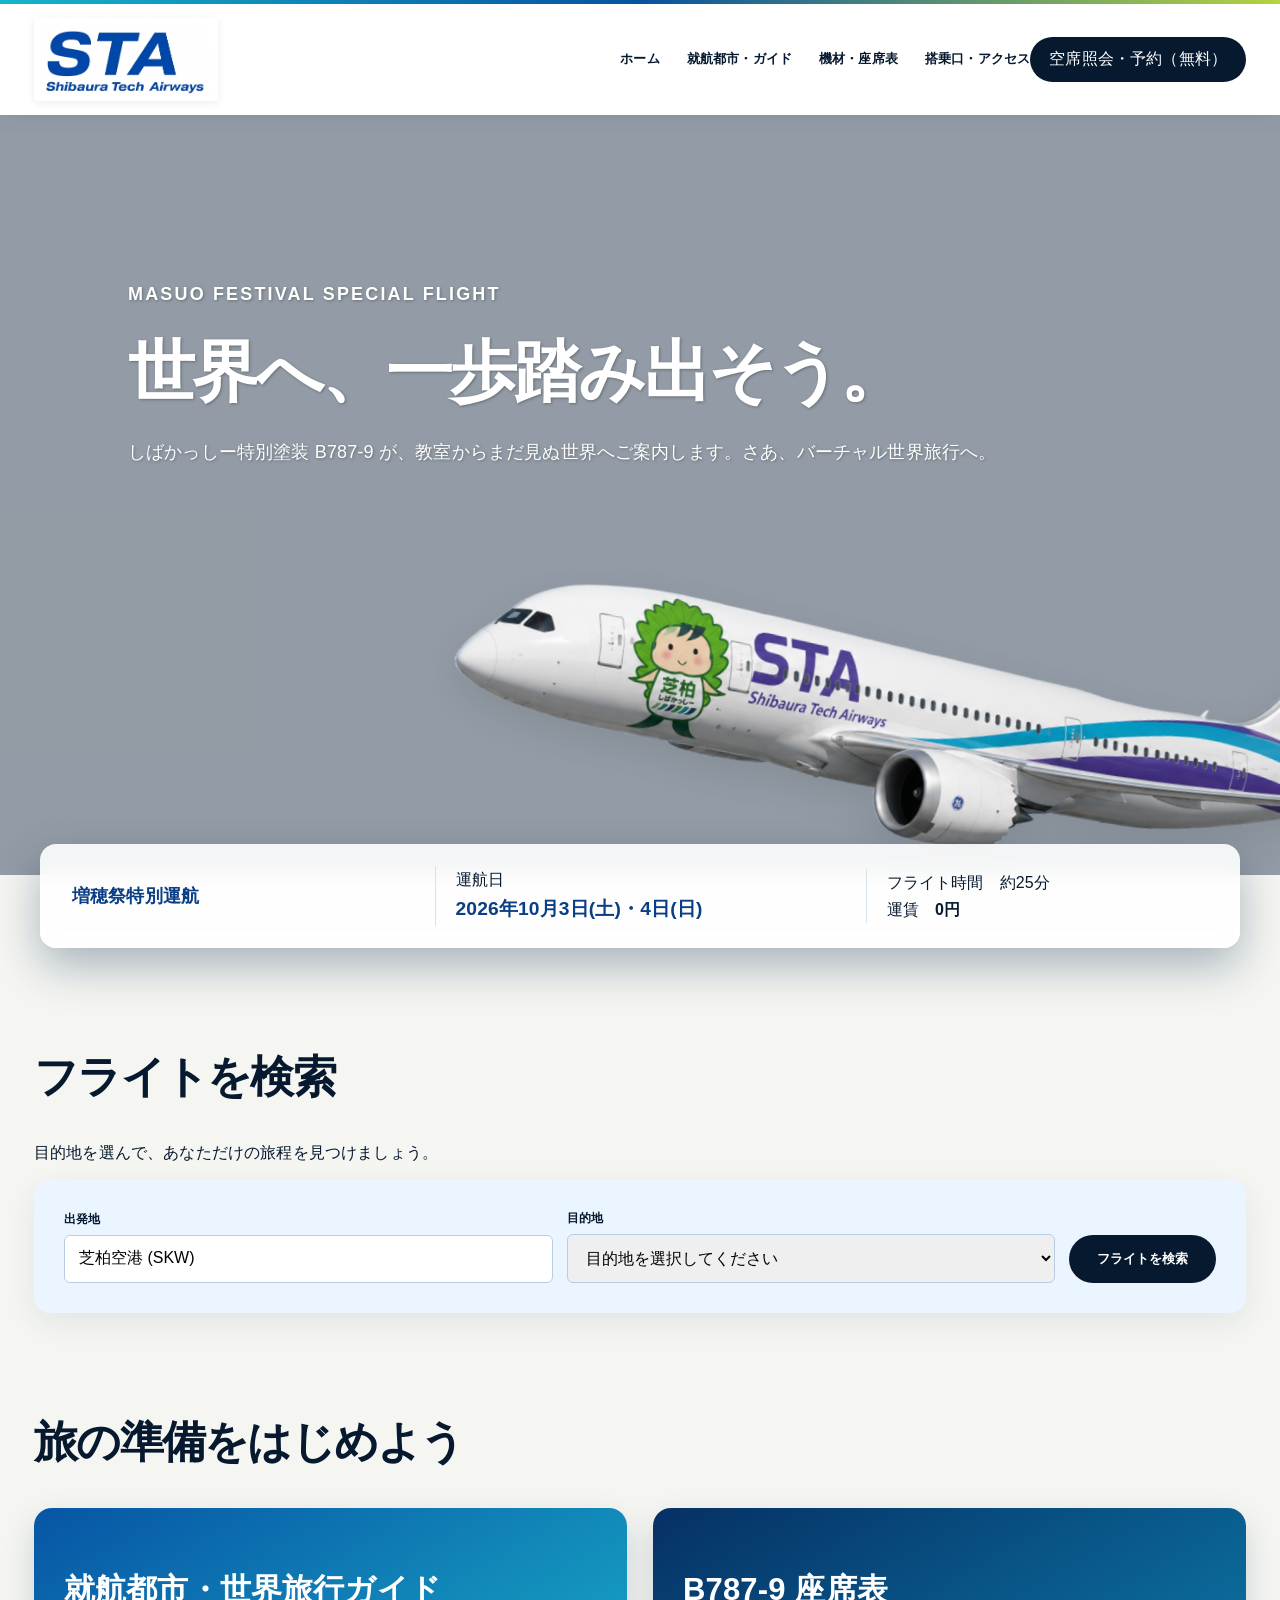
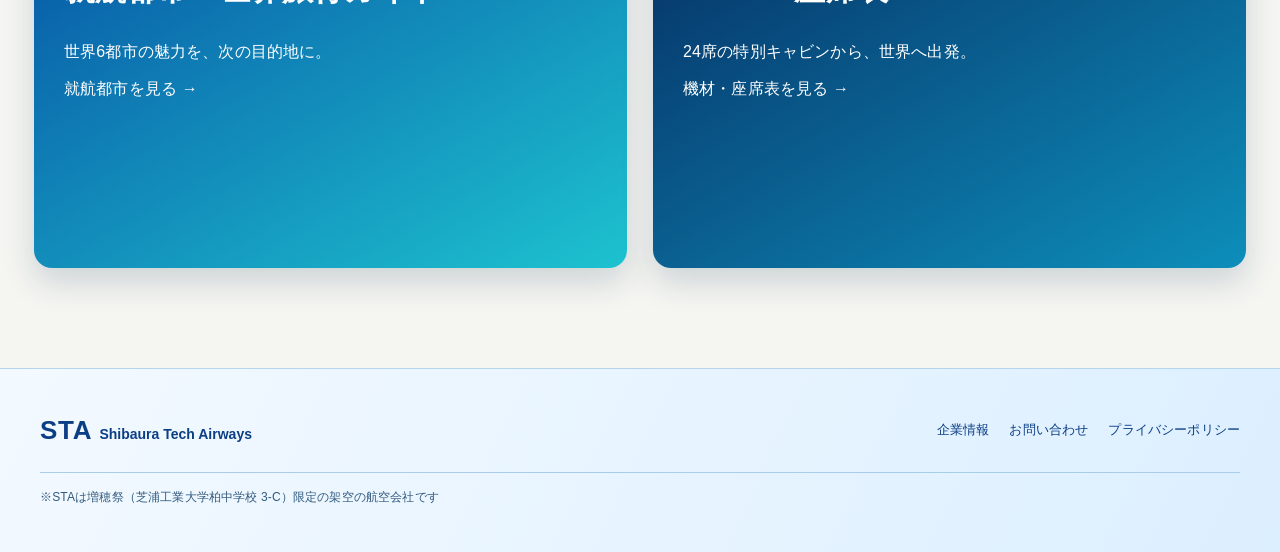
<file: index.html>
<!doctype html>
<html lang="ja">
<head>
  <meta charset="utf-8">
  <meta name="viewport" content="width=device-width, initial-scale=1">
  <title>STA Shibaura Tech Airways | 世界へ、一歩踏み出そう。</title>
  <link rel="stylesheet" href="portal.css">
  <script src="portal.js" defer></script>
</head>
<body>
  <div class="topline"></div>
  <header><div class="head">
    <a class="logo" href="index.html"><img src="assets/stalogo-blue.png" alt="STA Shibaura Tech Airways"></a>
    <nav><a href="index.html">ホーム</a><a href="destinations.html">就航都市・ガイド</a><a href="seatmap.html">機材・座席表</a><a href="access.html">搭乗口・アクセス</a><a class="reserve" href="https://hisaki-akira.github.io/ticket-system/">空席照会・予約（無料）</a></nav>
  </div></header>
  <main>
    <section class="hero">
      <div class="plane"><img src="assets/airplane2.png" alt="しばかっしー特別塗装機 STA B787-9"></div>
      <div class="hero-content"><p class="eyebrow">MASUO FESTIVAL SPECIAL FLIGHT</p><h1>世界へ、一歩踏み出そう。</h1><p>しばかっしー特別塗装 B787-9 が、教室からまだ見ぬ世界へご案内します。さあ、バーチャル世界旅行へ。</p></div>
    </section>
    <section class="notice"><a class="festival-link" href="masuho-sai.html">増穂祭特別運航</a><div class="cell">運航日<br><b class="operation-date">2026年10月3日(土)・4日(日)</b></div><div class="cell">フライト時間　約25分<br>運賃　<b>0円</b></div></section>
    <section class="section"><h2>フライトを検索</h2><p>目的地を選んで、あなただけの旅程を見つけましょう。</p><form class="search" action="https://hisaki-akira.github.io/ticket-system/"><div class="field"><label>出発地</label><input value="芝柏空港 (SKW)" readonly></div><div class="field"><label>目的地</label><select name="destination"><option>目的地を選択してください</option><option>オークランド</option><option>クライストチャーチ</option><option>ニューヨーク</option><option>ロンドン</option><option>バンクーバー</option><option>シドニー</option></select></div><button type="submit">フライトを検索</button></form></section>
    <section class="section"><h2>旅の準備をはじめよう</h2><div class="cards"><a class="card" href="destinations.html"><h3>就航都市・世界旅行ガイド</h3><p>世界6都市の魅力を、次の目的地に。</p><span>就航都市を見る →</span></a><a class="card" href="seatmap.html"><h3>B787-9 座席表</h3><p>24席の特別キャビンから、世界へ出発。</p><span>機材・座席表を見る →</span></a></div></section>
  </main>
  <footer><div class="footer-inner"><div class="footer-brand">STA <span>Shibaura Tech Airways</span></div><nav class="footer-nav"><a href="#">企業情報</a><a href="#">お問い合わせ</a><a href="#">プライバシーポリシー</a></nav><p>※STAは増穂祭（芝浦工業大学柏中学校 3-C）限定の架空の航空会社です</p></div></footer>
</body>
</html>
</file>
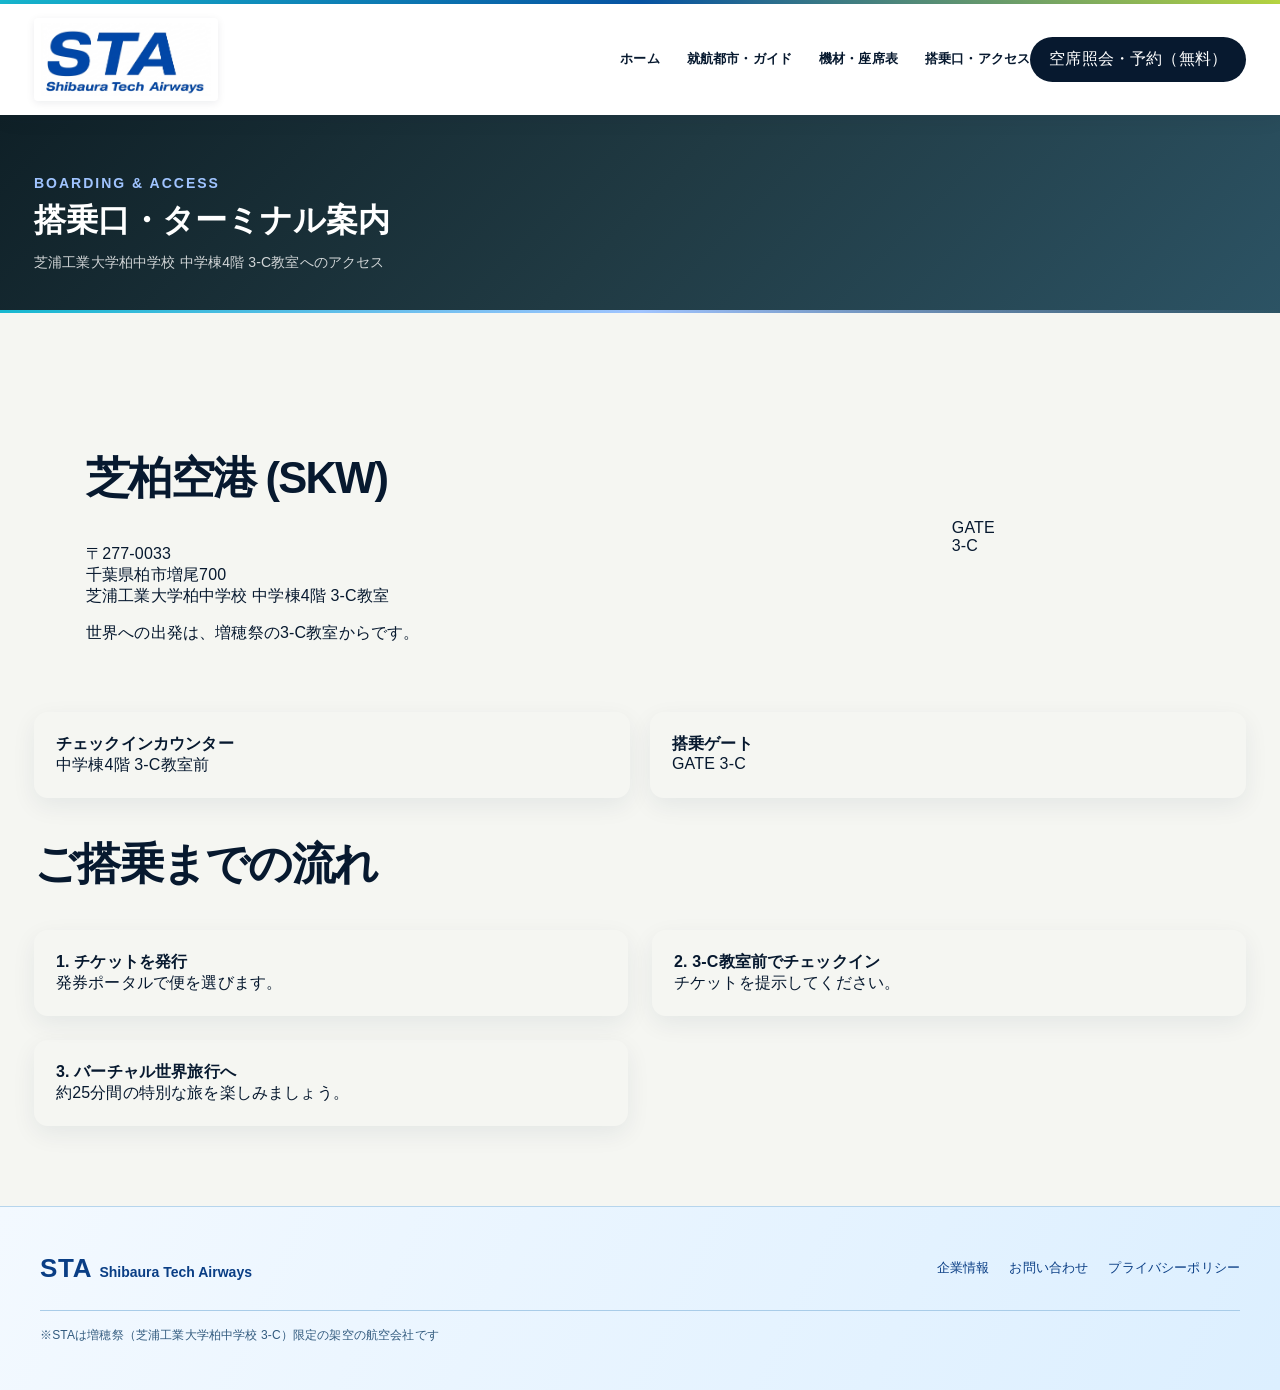
<file: access.html>
<!doctype html>
<html lang="ja"><head><meta charset="utf-8"><meta name="viewport" content="width=device-width, initial-scale=1"><title>搭乗口・アクセス | STA</title><link rel="stylesheet" href="portal.css"><script src="portal.js" defer></script></head>
<body><div class="top"></div><header><div class="head"><a class="logo" href="index.html"><img src="assets/stalogo-blue.png" alt="STA Shibaura Tech Airways"></a><nav><a href="index.html">ホーム</a><a href="destinations.html">就航都市・ガイド</a><a href="seatmap.html">機材・座席表</a><a href="access.html">搭乗口・アクセス</a><a class="reserve" href="https://hisaki-akira.github.io/ticket-system/">空席照会・予約（無料）</a></nav></div></header>
<section class="page-header"><div class="container"><p class="page-category">BOARDING &amp; ACCESS</p><h1 class="page-title">搭乗口・ターミナル案内</h1><p class="page-subtitle">芝浦工業大学柏中学校 中学棟4階 3-C教室へのアクセス</p></div></section>
<main class="main"><section class="hub"><div class="text"><h2>芝柏空港 (SKW)</h2><p>〒277-0033<br>千葉県柏市増尾700<br>芝浦工業大学柏中学校 中学棟4階 3-C教室</p><p>世界への出発は、増穂祭の3-C教室からです。</p></div><div class="visual">GATE<br>3-C</div></section><section class="info"><div class="box"><b>チェックインカウンター</b><br>中学棟4階 3-C教室前</div><div class="box"><b>搭乗ゲート</b><br>GATE 3-C</div></section><section><h2>ご搭乗までの流れ</h2><div class="steps"><div class="step"><b>1. チケットを発行</b><br>発券ポータルで便を選びます。</div><div class="step"><b>2. 3-C教室前でチェックイン</b><br>チケットを提示してください。</div><div class="step"><b>3. バーチャル世界旅行へ</b><br>約25分間の特別な旅を楽しみましょう。</div></div></section></main><footer><div class="footer-inner"><div class="footer-brand">STA <span>Shibaura Tech Airways</span></div><nav class="footer-nav"><a href="#">企業情報</a><a href="#">お問い合わせ</a><a href="#">プライバシーポリシー</a></nav><p>※STAは増穂祭（芝浦工業大学柏中学校 3-C）限定の架空の航空会社です</p></div></footer></body></html>
</file>
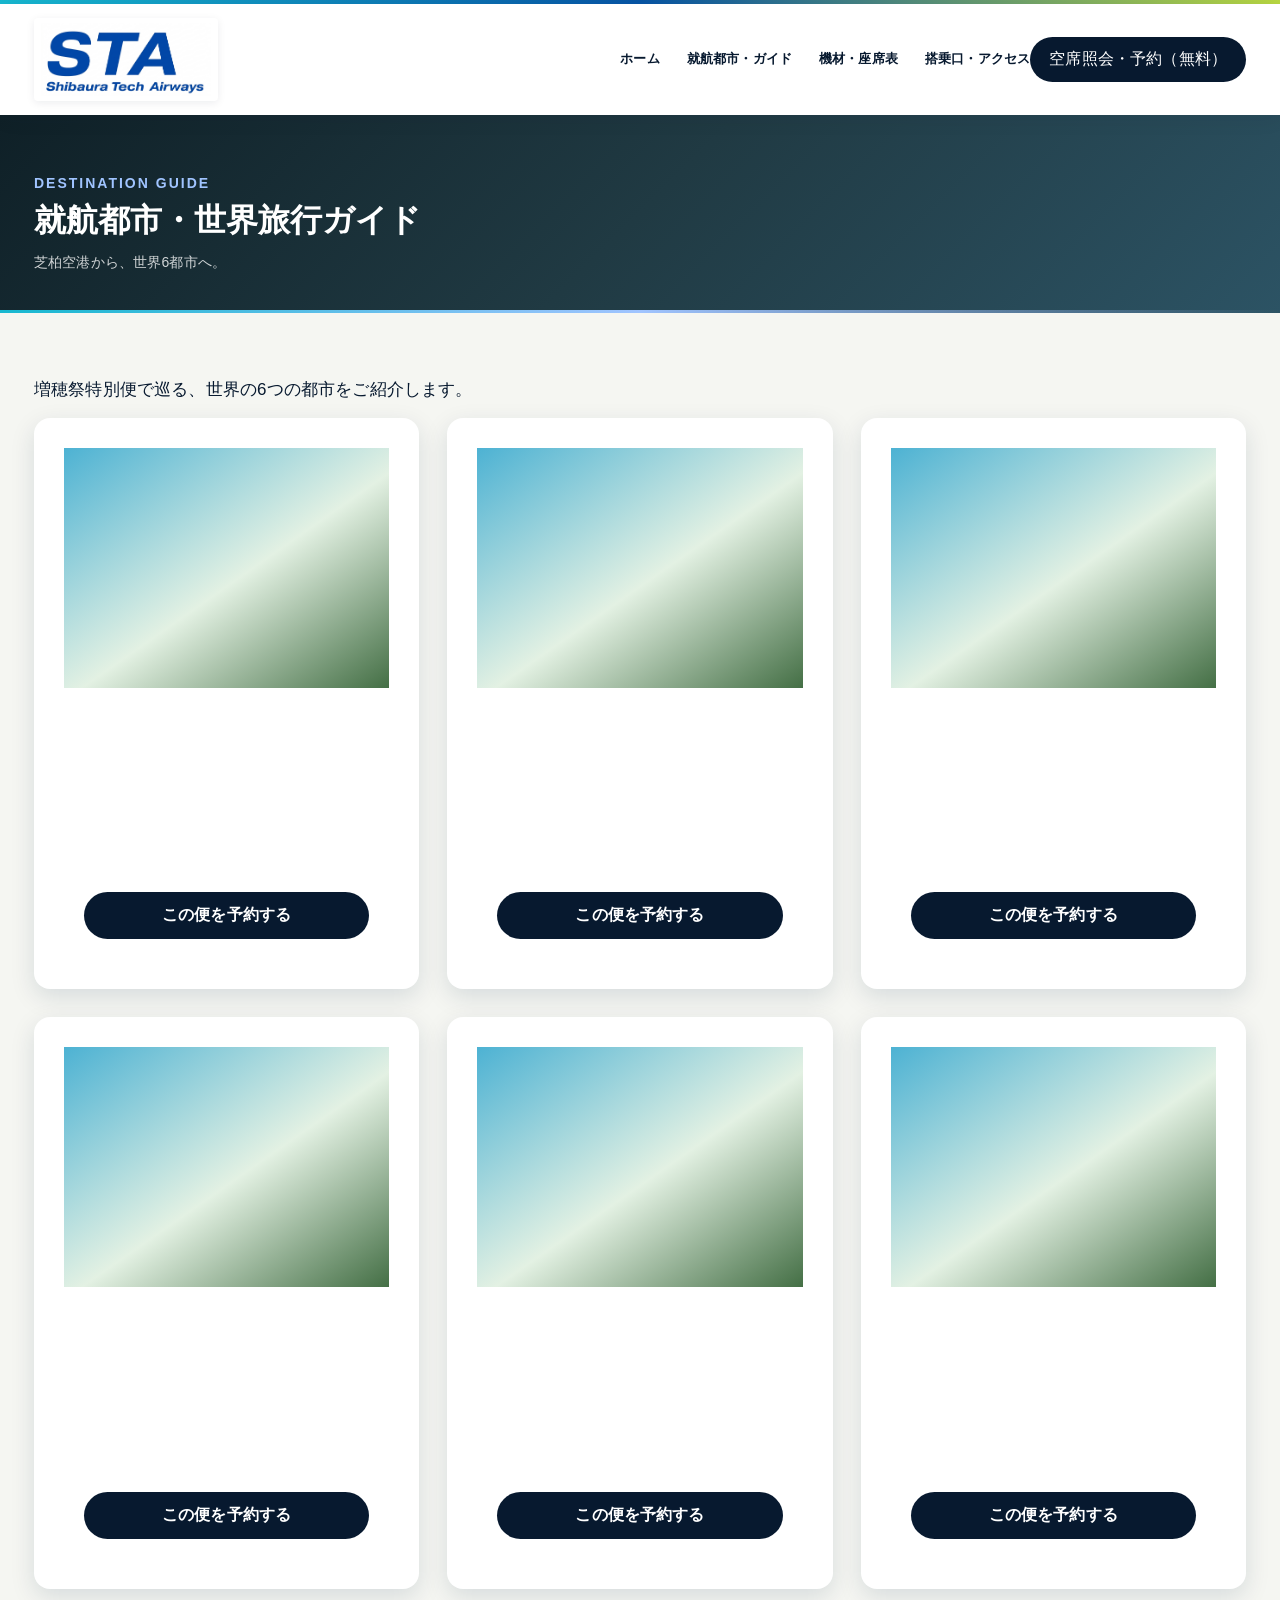
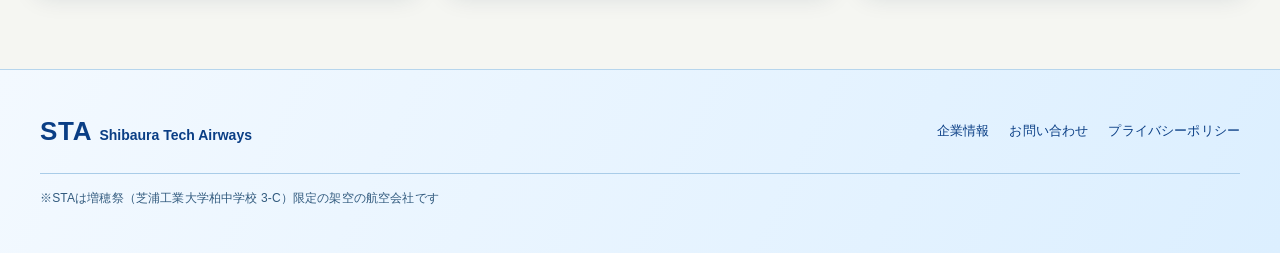
<file: destinations.html>
<!doctype html>
<html lang="ja"><head><meta charset="utf-8"><meta name="viewport" content="width=device-width, initial-scale=1"><title>就航都市・ガイド | STA</title><link rel="stylesheet" href="portal.css"><script src="portal.js" defer></script></head>
<body><div class="top"></div><header><div class="head"><a class="logo" href="index.html"><img src="assets/stalogo-blue.png" alt="STA Shibaura Tech Airways"></a><nav><a href="index.html">ホーム</a><a href="destinations.html">就航都市・ガイド</a><a href="seatmap.html">機材・座席表</a><a href="access.html">搭乗口・アクセス</a><a class="reserve" href="https://hisaki-akira.github.io/ticket-system/">空席照会・予約（無料）</a></nav></div></header>
<section class="page-header"><div class="container"><p class="page-category">DESTINATION GUIDE</p><h1 class="page-title">就航都市・世界旅行ガイド</h1><p class="page-subtitle">芝柏空港から、世界6都市へ。</p></div></section>
<main class="main"><p class="intro">増穂祭特別便で巡る、世界の6つの都市をご紹介します。</p><div class="grid">
<article class="card"><div class="photo"></div><div class="content"><b>STA91 / STA99</b><h2>オークランド</h2><p>南半球の海と緑が広がるニュージーランド最大の都市。</p></div><a class="button" href="https://hisaki-akira.github.io/ticket-system/">この便を予約する</a></article>
<article class="card"><div class="photo"></div><div class="content"><b>STA101 / STA103</b><h2>クライストチャーチ</h2><p>雄大な山々と美しい庭園の街を旅します。</p></div><a class="button" href="https://hisaki-akira.github.io/ticket-system/">この便を予約する</a></article>
<article class="card"><div class="photo"></div><div class="content"><b>STA1 / STA3</b><h2>ニューヨーク</h2><p>眠らない街の摩天楼へ、バーチャルフライト。</p></div><a class="button" href="https://hisaki-akira.github.io/ticket-system/">この便を予約する</a></article>
<article class="card"><div class="photo"></div><div class="content"><b>STA41 / STA43</b><h2>ロンドン</h2><p>伝統と新しさが調和するイギリスの首都。</p></div><a class="button" href="https://hisaki-akira.github.io/ticket-system/">この便を予約する</a></article>
<article class="card"><div class="photo"></div><div class="content"><b>STA17</b><h2>バンクーバー</h2><p>海と山に囲まれたカナダ西海岸の都市です。</p></div><a class="button" href="https://hisaki-akira.github.io/ticket-system/">この便を予約する</a></article>
<article class="card"><div class="photo"></div><div class="content"><b>STA51 / STA53</b><h2>シドニー</h2><p>輝く港とオペラハウスが待つオーストラリアの玄関口。</p></div><a class="button" href="https://hisaki-akira.github.io/ticket-system/">この便を予約する</a></article>
</div></main><footer><div class="footer-inner"><div class="footer-brand">STA <span>Shibaura Tech Airways</span></div><nav class="footer-nav"><a href="#">企業情報</a><a href="#">お問い合わせ</a><a href="#">プライバシーポリシー</a></nav><p>※STAは増穂祭（芝浦工業大学柏中学校 3-C）限定の架空の航空会社です</p></div></footer></body></html>
</file>
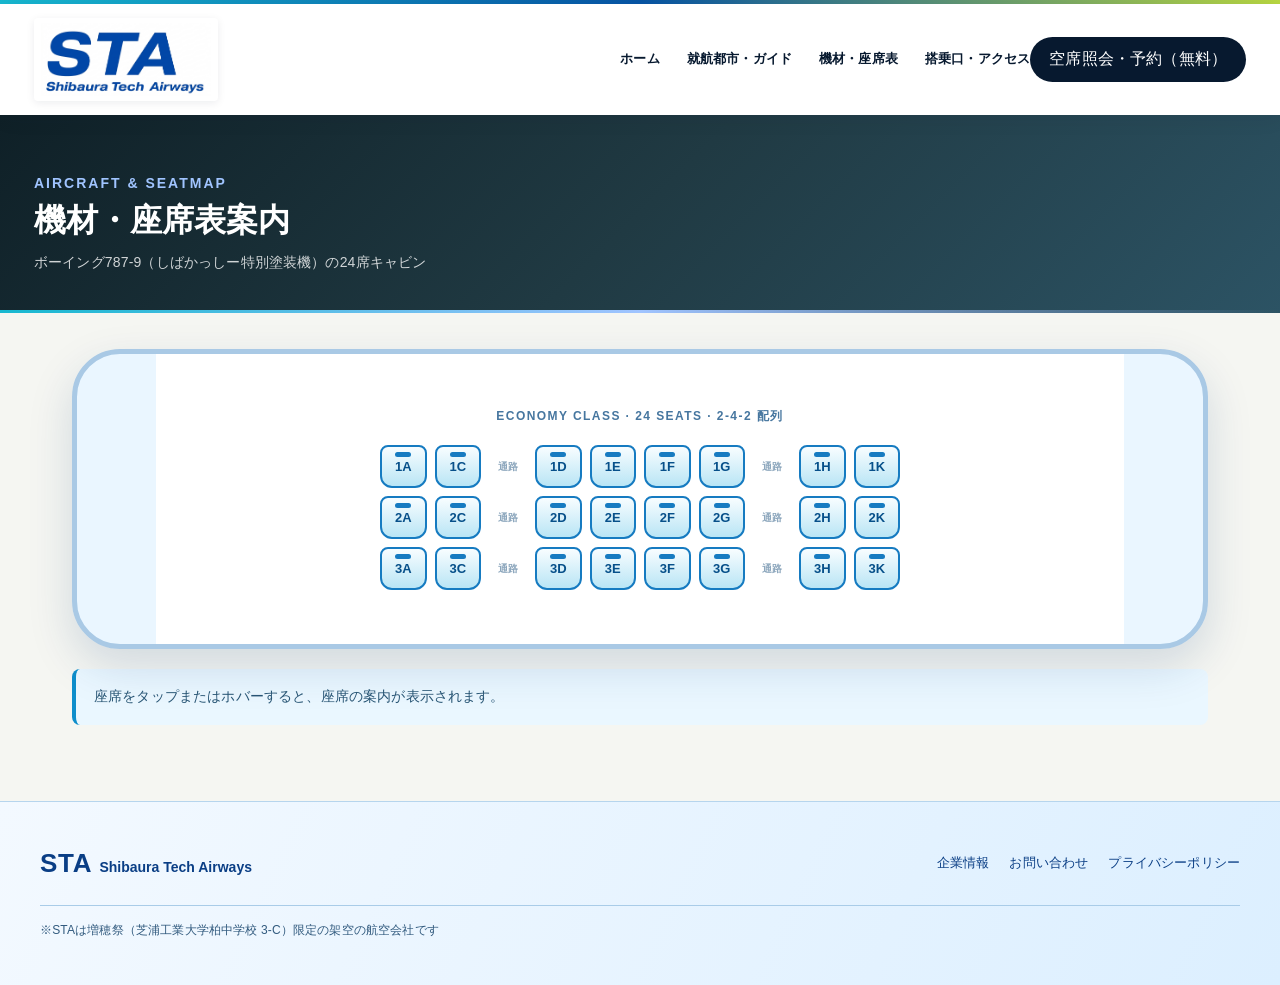
<file: seatmap.html>
<!doctype html>
<html lang="ja"><head><meta charset="utf-8"><meta name="viewport" content="width=device-width, initial-scale=1"><title>機材・座席表 | STA</title><link rel="stylesheet" href="portal.css"><script src="portal.js" defer></script></head>
<body><div class="top"></div><header><div class="head"><a class="logo" href="index.html"><img src="assets/stalogo-blue.png" alt="STA Shibaura Tech Airways"></a><nav><a href="index.html">ホーム</a><a href="destinations.html">就航都市・ガイド</a><a href="seatmap.html">機材・座席表</a><a href="access.html">搭乗口・アクセス</a><a class="reserve" href="https://hisaki-akira.github.io/ticket-system/">空席照会・予約（無料）</a></nav></div></header>

<section class="page-header"><div class="container"><p class="page-category">AIRCRAFT &amp; SEATMAP</p><h1 class="page-title">機材・座席表案内</h1><p class="page-subtitle">ボーイング787-9（しばかっしー特別塗装機）の24席キャビン</p></div></section>

<main class="classroom-layout"><section class="classroom-cabin seat-only-cabin" aria-label="B787-9 座席表"><section class="seat-zone"><p class="seat-zone-title">ECONOMY CLASS · 24 SEATS · 2-4-2 配列</p><div id="seat-grid" class="seat-grid"></div></section></section><div class="layout-note">座席をタップまたはホバーすると、座席の案内が表示されます。</div></main>
<footer><div class="footer-inner"><div class="footer-brand">STA <span>Shibaura Tech Airways</span></div><nav class="footer-nav"><a href="#">企業情報</a><a href="#">お問い合わせ</a><a href="#">プライバシーポリシー</a></nav><p>※STAは増穂祭（芝浦工業大学柏中学校 3-C）限定の架空の航空会社です</p></div></footer>
<script>
const grid = document.querySelector('#seat-grid');
const tips = ['', '', ''];
if (grid) {
  const letters = ['A', 'C', 'D', 'E', 'F', 'G', 'H', 'K'];
  for (let row = 1; row <= 3; row += 1) {
    const rowEl = document.createElement('div'); rowEl.className = 'seat-row';
    letters.forEach((letter, index) => {
      if (index === 2 || index === 6) { const aisle = document.createElement('span'); aisle.className = 'aisle'; aisle.textContent = '通路'; rowEl.appendChild(aisle); }
      const seat = document.createElement('button'); seat.type = 'button'; seat.className = 'class-seat'; seat.textContent = `${row}${letter}`;
      const tip = document.createElement('span'); tip.className = 'seat-tip'; tip.textContent = tips[index % tips.length]; seat.appendChild(tip); rowEl.appendChild(seat);
    });
    grid.appendChild(rowEl);
  }
}
</script></body></html>
</file>
<file: portal.css>
/* STA brand portal — editorial, image-led layout */
:root{--sta-ink:#07192f;--sta-blue:#0755a5;--sta-aqua:#17b8d0;--sta-sand:#f5f6f2;--sta-lime:#b8d741}
body{background:var(--sta-sand)!important;color:var(--sta-ink)!important;letter-spacing:.01em}
.top,.topline{height:4px!important;background:linear-gradient(90deg,var(--sta-aqua),var(--sta-blue),var(--sta-lime))!important}
header{position:sticky;top:0;z-index:20;background:#fff!important;box-shadow:0 3px 20px #07192f12!important}
.head{max-width:1320px!important;min-height:84px!important;padding:14px 34px!important}.logo{width:168px!important}nav{gap:27px!important;font-size:13px!important}.reserve{background:var(--sta-ink)!important;border-radius:999px!important;padding:12px 19px!important}
.hero{min-height:min(720px,82vh)!important;background:linear-gradient(112deg,#001737 8%,#0755a5 54%,#22b9ca)!important}.hero:after{content:"";position:absolute;inset:0;background:linear-gradient(90deg,#00162ee0 0%,#00162e70 42%,transparent 72%)}.plane{z-index:2!important;width:min(76vw,1050px)!important;right:-5%!important;top:16%!important}.hero-content{z-index:3!important;max-width:1320px!important;padding:130px 34px!important}.hero h1{max-width:700px;font-size:clamp(45px,6vw,84px)!important;font-weight:800}.hero p{font-size:18px!important}.notice{max-width:1200px!important;margin:-45px auto 0!important;border-radius:14px!important;padding:22px 32px!important;box-shadow:0 18px 45px #001f4450!important}.section,.main{max-width:1280px!important}.section{margin:100px auto!important}.section h2,.main h2{font-size:clamp(28px,3.4vw,46px)!important;letter-spacing:-.04em}.search{border:0!important;border-radius:16px!important;padding:30px!important;box-shadow:0 10px 30px #09345c15!important}.search button,.button{background:var(--sta-ink)!important;border-radius:999px!important}.cards{gap:26px!important}.card{min-height:360px!important;border-radius:18px!important;box-shadow:0 14px 32px #0825452b!important;background:linear-gradient(150deg,#0755a5,#1dc2cf)!important}.card:nth-child(2){background:linear-gradient(150deg,#063065,#0d8eba)!important}.card h3{font-size:31px!important}.mast{padding:80px 34px!important;background:linear-gradient(115deg,#07192f,#0755a5)!important}.mast div,.main{max-width:1280px!important}.mast h1{font-size:clamp(40px,5vw,68px)!important;letter-spacing:-.05em}.intro,.lead{max-width:760px;font-size:17px!important}.feature{border-radius:12px!important;border-left:0!important;background:#d7f4f1!important}.grid{gap:28px!important}.card{overflow:hidden}.grid .card{border:0!important;border-radius:16px!important;background:#fff!important;box-shadow:0 8px 24px #08254520!important}.photo{height:240px!important}.content{padding:25px!important}.grid .card h2{font-size:26px!important}.grid .button{margin:0 20px 20px;padding:13px!important}.layout{gap:32px!important}.spec,.map{border-radius:16px!important;border-top:0!important;box-shadow:0 8px 25px #08254518!important}.hub{border-radius:18px;overflow:hidden}.hub-text,.text{padding:52px!important}.hub-visual,.visual{min-height:340px!important}.info .box,.info article,.step{border-radius:14px!important;border-left:0!important;box-shadow:0 8px 24px #08254512!important}.steps{gap:24px!important}.cta{border-radius:16px!important;background:#d7f4f1!important}.cta a{border-radius:999px!important;background:var(--sta-ink)!important}footer{background:#07192f!important;padding:46px 22px!important}
@media(max-width:820px){.head{padding:11px 18px!important}.hero-content{padding:85px 22px!important}.mast{padding:54px 22px!important}.section,.main{padding-left:22px!important;padding-right:22px!important}.notice{border-radius:12px!important}.grid{grid-template-columns:1fr!important}.plane{opacity:.7}.hub-text,.text{padding:32px!important}}

/* Index hero: photo-led, premium flight campaign */
.hero{
  min-height:min(760px,86vh)!important;
  background-image:url('https://images.unsplash.com/photo-1513002749550-c59d786b8e6c?auto=format&fit=crop&w=1920&q=80')!important;
  background-position:center!important;
  background-size:cover!important;
}
.hero::before{display:none!important}
.hero::after{background:rgba(0,20,50,.4)!important}
.plane{
  width:min(79vw,1140px)!important;
  right:-13%!important;
  top:31%!important;
  transform:rotate(7deg)!important;
  opacity:.98;
  filter:drop-shadow(0 12px 20px rgba(0,0,0,.1))!important;
}
.hero-content{
  padding-top:145px!important;
  padding-left:clamp(34px,8vw,128px)!important;
  padding-right:28px!important;
}
.hero h1{
  max-width:none!important;
  font-size:clamp(23px,5.2vw,78px)!important;
  letter-spacing:-.045em!important;
  white-space:nowrap;
}
.hero-content,
.hero h1,
.hero p,
.hero .eyebrow{
  text-shadow:1px 1px 3px rgba(0,0,0,.3);
}
.notice{
  border-radius:16px!important;
  background:rgba(255,255,255,.9)!important;
  backdrop-filter:blur(10px);
  -webkit-backdrop-filter:blur(10px);
  margin-top:-31px!important;
  z-index:5!important;
}
@media(max-width:820px){
  .hero{min-height:620px!important;background-position:58% center!important}
  .hero-content{padding:88px 22px!important}
  .hero h1{font-size:clamp(23px,7.1vw,48px)!important}
  .plane{width:128vw!important;right:-51%!important;top:44%!important;opacity:.98!important}
}

/* Final brand detailing */
header .logo{
  width:184px!important;
  padding:5px 7px;
  border-radius:4px;
  background-color:rgba(255,255,255,.15);
  backdrop-filter:blur(2px);
  -webkit-backdrop-filter:blur(2px);
  box-shadow:0 2px 8px rgba(7,25,47,.08);
}
.hero-content{padding-left:10%!important}
.festival-link{
  color:#0A3E85;
  font-size:18px;
  font-weight:800;
}
.festival-link:hover{text-decoration:underline;text-underline-offset:4px}
.notice .operation-date{
  color:#0A3E85!important;
  font-size:1.2em!important;
  font-weight:800!important;
}
footer{background:linear-gradient(115deg,#f3f9ff,#dcefff)!important;color:#0A3E85!important;border-top:1px solid #b6d5ed!important;text-align:left!important}
.footer-inner{max-width:1200px;margin:auto;display:grid;grid-template-columns:1.2fr 1fr;gap:20px;align-items:center}
.footer-brand{font-size:26px;font-weight:900;letter-spacing:.03em}.footer-brand span{font-size:14px;font-weight:700;letter-spacing:0}
.footer-nav{display:flex!important;justify-content:flex-end!important;gap:20px!important;margin:0!important;font-size:13px!important}.footer-nav a:hover{text-decoration:underline;text-underline-offset:3px}
.footer-inner p{grid-column:1/-1;margin:6px 0 0;padding-top:16px;border-top:1px solid #a9cce8;font-size:12px;color:#315a7e}
@media(max-width:700px){header .logo{width:142px!important}.hero-content{padding-left:28px!important}.footer-inner{grid-template-columns:1fr}.footer-nav{justify-content:flex-start!important;flex-wrap:wrap}.footer-nav a{display:block!important}.footer-inner p{grid-column:auto}}

/* Mobile-first refinements */
@media (max-width:860px){
  .head{min-height:70px!important;padding:10px 18px!important;gap:12px!important}
  header nav{gap:10px!important;font-size:11px!important}
  header .reserve{padding:10px 12px!important;white-space:nowrap}
  .notice{max-width:calc(100% - 32px)!important}
}
@media (max-width:640px){
  header nav a:not(.reserve){display:none!important}
  header nav{margin-left:auto!important}
  .reserve{font-size:12px!important}
  .hero{min-height:570px!important}
  .hero-content{padding:64px 20px!important}
  .hero .eyebrow{font-size:10px!important;letter-spacing:.1em!important}
  .hero h1{font-size:clamp(22px,6.7vw,30px)!important;letter-spacing:-.06em!important}
  .hero p{max-width:290px!important;font-size:14px!important;line-height:1.65!important}
  .plane{width:138vw!important;right:-59%!important;top:47%!important}
  .notice{margin-top:-24px!important;padding:18px 20px!important;gap:8px!important}
  .notice .cell{font-size:12px!important}.festival-link{font-size:17px!important}
  .search{padding:20px!important;gap:12px!important}.search button{min-height:50px!important}
  .section{margin:62px auto!important}.section h2,.main h2{font-size:29px!important}
  .cards{gap:16px!important}.card{min-height:285px!important;padding:24px!important}.card h3{font-size:25px!important}
  .mast{padding:48px 20px!important}.main{padding:36px 20px 64px!important}
  .grid .card{border-radius:13px!important}.photo{height:190px!important}
  .cabin{transform:scale(.88);transform-origin:top center;margin-bottom:-35px!important}
}

/* Mobile navigation: CTA remains visible, site links move into a menu. */
.menu-toggle{display:none;border:0;background:transparent;color:#07192f;width:43px;height:43px;padding:9px;place-content:center;gap:5px;cursor:pointer}
.menu-toggle span{display:block;width:24px;height:2px;border-radius:2px;background:currentColor;transition:transform .2s ease,opacity .2s ease}
.head>.reserve{margin-left:0!important}
@media(max-width:640px){
  .head{position:relative!important}
  .head>.reserve{margin-left:auto!important;padding:10px 12px!important}
  .menu-toggle{display:grid!important;flex:none}
  header nav{
    display:none!important;
    position:absolute!important;
    z-index:50!important;
    top:calc(100% + 7px)!important;
    right:14px!important;
    width:min(280px,calc(100vw - 28px))!important;
    margin:0!important;
    padding:10px!important;
    border-radius:14px!important;
    background:rgba(255,255,255,.96)!important;
    box-shadow:0 16px 38px rgba(7,25,47,.2)!important;
    backdrop-filter:blur(12px)!important;
  }
  header nav.is-open{display:flex!important;flex-direction:column!important;align-items:stretch!important;gap:0!important}
  header nav.is-open a:not(.reserve){display:block!important;padding:14px 12px!important;border-bottom:1px solid #dce9f4!important;font-size:15px!important;color:#0A3E85!important}
  header nav.is-open a:last-child{border-bottom:0!important}
  .menu-toggle.is-open span:nth-child(1){transform:translateY(7px) rotate(45deg)}
  .menu-toggle.is-open span:nth-child(2){opacity:0}
  .menu-toggle.is-open span:nth-child(3){transform:translateY(-7px) rotate(-45deg)}
}

/* Shared secondary-page header */
.page-header{position:relative;padding:60px 0 40px;background:linear-gradient(135deg,#0f2027 0%,#203a43 50%,#2c5364 100%);color:#fff}.page-header:after{content:'';position:absolute;right:0;bottom:0;left:0;height:3px;background:linear-gradient(90deg,#17b8d0,#a0c4ff,transparent)}.page-header .container{max-width:1280px;margin:auto;padding:0 34px}.page-category{margin:0 0 8px;color:#a0c4ff;font-size:14px;font-weight:800;letter-spacing:2px}.page-title{margin:0 0 8px!important;color:#fff!important;font-size:32px!important;font-weight:700!important;letter-spacing:0!important}.page-subtitle{margin:0;color:rgba(255,255,255,.8);font-size:14px;line-height:1.6}@media(max-width:640px){.page-header{padding:48px 0 32px}.page-header .container{padding:0 22px}.page-title{font-size:28px!important}}

.seat-only-cabin{padding:32px!important;border-radius:48px!important}.seat-only-cabin:before{content:none!important}.seat-only-cabin .seat-zone{max-width:680px;margin:auto;border:0;background:transparent}.seat-only-cabin .seat-zone-title{margin-bottom:20px}
.reserve,.head>.reserve{color:#fff!important;text-shadow:none!important}.seat-only-cabin .seat-row{grid-template-columns:repeat(2,minmax(34px,1fr)) 38px repeat(4,minmax(34px,1fr)) 38px repeat(2,minmax(34px,1fr))}

/* Structural foundations shared by every page */
*{box-sizing:border-box}body{margin:0;font-family:-apple-system,BlinkMacSystemFont,"Noto Sans JP","Yu Gothic",sans-serif}a{text-decoration:none;color:inherit}.head{display:flex;align-items:center;margin:auto}.logo{display:block;flex:none}.logo img{display:block;width:100%;height:auto}header nav{display:flex;align-items:center;margin-left:auto}header nav a{font-weight:700}.hero{position:relative;overflow:hidden;color:#fff}.plane{position:absolute}.plane img{display:block;width:100%;height:auto}.hero-content{position:relative}.eyebrow{font-weight:800;letter-spacing:.12em}.hero h1{margin:12px 0}.hero p{line-height:1.8}.notice{position:relative;display:grid;grid-template-columns:1fr 1.2fr 1fr;gap:20px;align-items:center}.cell{padding-left:20px;border-left:1px solid #d6e2ec;line-height:1.7}.section{padding:0 34px}.search{display:flex;gap:14px;align-items:end;background:#eaf5ff}.field{flex:1}.field label{display:block;margin-bottom:7px;font-size:12px;font-weight:800}.field input,.field select{width:100%;padding:14px;border:1px solid #b9cde1;border-radius:6px;font:inherit}.search button{padding:15px 28px;border:0;color:#fff;font-weight:800;cursor:pointer}.cards{display:grid;grid-template-columns:1fr 1fr}.card{display:block;padding:30px;color:#fff}.page-header .container{max-width:1280px}.main{margin:auto;padding:48px 34px 80px}.grid{display:grid;grid-template-columns:repeat(3,1fr)}.photo{background:linear-gradient(145deg,#4db2d3,#e3f1e3 54%,#446f45)}.content{padding:22px}.button{display:block;text-align:center;color:#fff;font-weight:800}.hub{display:grid;grid-template-columns:1.1fr .9fr}.info,.steps{display:grid;grid-template-columns:1fr 1fr;gap:20px}.box,.step{padding:22px}.visual{display:grid;place-items:center}.classroom-layout{padding:0 34px}@media(max-width:760px){.notice,.cards,.grid,.hub,.info,.steps{grid-template-columns:1fr}.section,.main,.classroom-layout{padding-left:20px;padding-right:20px}.notice{margin-left:16px!important;margin-right:16px!important}.search{display:grid}.search button{width:100%}}

/* B787-9 classroom cabin map */
.classroom-layout{max-width:1180px;margin:36px auto 76px;padding:0 22px}.classroom-layout>p{color:#53647a;line-height:1.8}.classroom-cabin{position:relative;padding:42px 28px 28px;border:5px solid #a9c9e5;border-radius:88px 88px 34px 34px;background:linear-gradient(90deg,#eaf6ff 0 7%,#fff 7% 93%,#eaf6ff 93%);box-shadow:0 18px 45px rgba(7,53,111,.15)}.classroom-cabin:before{content:'B787-9 CLASSROOM CABIN · STA MASUO SPECIAL FLIGHT';position:absolute;top:12px;left:0;right:0;color:#537b9e;font-size:10px;font-weight:800;letter-spacing:.12em;text-align:center}.cabin-front,.cabin-rear{display:grid;grid-template-columns:1fr 2fr 1fr;gap:14px}.cabin-middle{display:grid;grid-template-columns:92px 1fr 92px;gap:14px;margin:14px 0}.cabin-panel{display:grid;min-height:82px;place-items:center;padding:13px;border:1px solid #b9d6eb;border-radius:12px;background:#f4fbff;color:#154f82;font-size:13px;font-weight:800;line-height:1.45;text-align:center}.main-screen{min-height:104px;border:5px solid #092e65;background:linear-gradient(135deg,#082d63,#087ac3);box-shadow:inset 0 0 0 3px #7be2f1;color:#fff;font-size:17px}.main-screen small{display:block;color:#bceeff;font-size:10px}.ca-panel{background:#d9f6f3;color:#0d716e}.locker-panel{min-height:365px;background:repeating-linear-gradient(90deg,#d5e8f7 0 22px,#eef7fd 22px 24px);writing-mode:vertical-rl}.reception-panel{background:#fff0ce;color:#845a08}.seat-zone{padding:22px 16px;border:1px dashed #9dbed9;border-radius:18px;background:#ffffffdc}.seat-zone-title{margin:0 0 14px;color:#46769f;font-size:12px;font-weight:800;letter-spacing:.12em;text-align:center}.seat-grid{display:grid;gap:8px;max-width:520px;margin:auto}.seat-row{display:grid;grid-template-columns:repeat(3,minmax(38px,1fr)) 42px repeat(3,minmax(38px,1fr));gap:8px}.aisle{display:grid;place-items:center;color:#8da7bd;font-size:10px;font-weight:700}.class-seat{position:relative;min-height:43px;border:2px solid #167bc1;border-radius:8px 8px 12px 12px;background:linear-gradient(180deg,#f8fdff,#b9e5f5);color:#07508a;font-size:13px;font-weight:900;cursor:pointer;transition:.18s}.class-seat:before{content:'';position:absolute;top:5px;left:50%;width:16px;height:5px;border-radius:99px;background:#167bc1;transform:translateX(-50%)}.class-seat:hover,.class-seat:focus{z-index:3;outline:0;border-color:#df9d05;background:linear-gradient(180deg,#fff9dc,#ffd768);color:#5e4100;box-shadow:0 8px 18px rgba(190,133,0,.24);transform:translateY(-3px)}.empty-seat{display:grid;place-items:center;border:2px dashed #b8c9d6;border-radius:8px;background:#f7fafc;color:#97aab9;font-size:10px;text-align:center}.galley-panel{background:#edf3fa}.arrival-panel{background:linear-gradient(135deg,#dff8ef,#f5fff9);color:#14634d}.layout-note{margin-top:20px;padding:16px 18px;border-left:4px solid #0e8ecb;border-radius:8px;background:#eaf7ff;color:#285675;font-size:14px;line-height:1.7}@media(max-width:760px){.classroom-cabin{padding:38px 10px 18px;border-radius:44px 44px 20px 20px}.cabin-front,.cabin-rear,.cabin-middle{grid-template-columns:1fr}.locker-panel{min-height:54px;writing-mode:horizontal-tb}.seat-zone{padding:16px 6px;overflow-x:auto}.seat-row{min-width:330px;grid-template-columns:repeat(3,44px) 34px repeat(3,44px)}}
</file>
